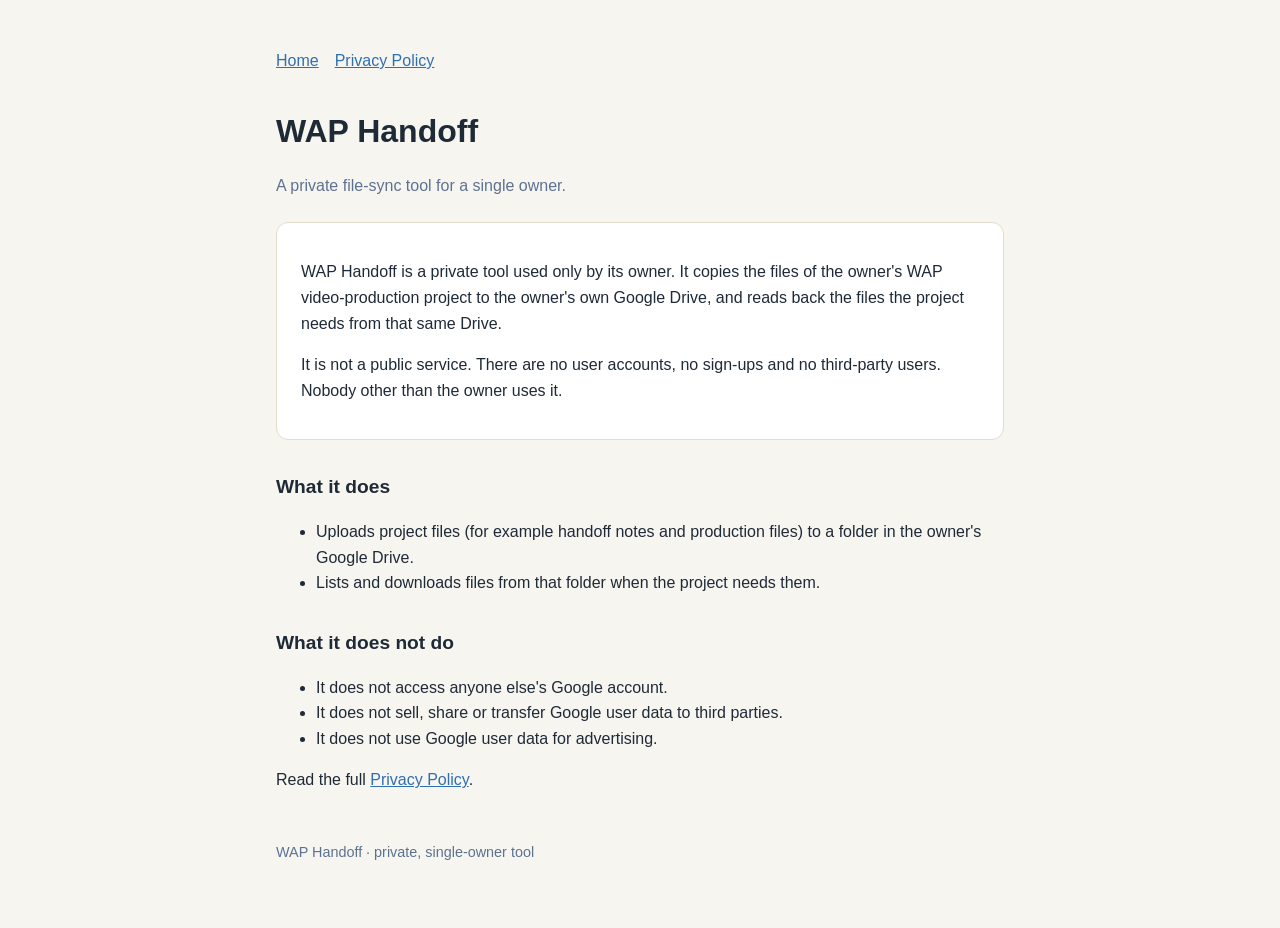
<file: index.html>
<!doctype html>
<html lang="en">
<head>
<meta charset="utf-8">
<meta name="viewport" content="width=device-width, initial-scale=1">
<title>WAP Handoff</title>
<meta name="description" content="WAP Handoff is a private, single-owner tool that syncs the owner's WAP project files with the owner's own Google Drive.">
<link rel="stylesheet" href="style.css">
</head>
<body>
<main>
<nav><a href="./">Home</a><a href="privacy.html">Privacy Policy</a></nav>
<h1>WAP Handoff</h1>
<p class="muted">A private file-sync tool for a single owner.</p>
<div class="card">
<p>WAP Handoff is a private tool used only by its owner. It copies the files of the owner's WAP video-production project to the owner's own Google Drive, and reads back the files the project needs from that same Drive.</p>
<p>It is not a public service. There are no user accounts, no sign-ups and no third-party users. Nobody other than the owner uses it.</p>
</div>
<h2>What it does</h2>
<ul>
<li>Uploads project files (for example handoff notes and production files) to a folder in the owner's Google Drive.</li>
<li>Lists and downloads files from that folder when the project needs them.</li>
</ul>
<h2>What it does not do</h2>
<ul>
<li>It does not access anyone else's Google account.</li>
<li>It does not sell, share or transfer Google user data to third parties.</li>
<li>It does not use Google user data for advertising.</li>
</ul>
<p>Read the full <a href="privacy.html">Privacy Policy</a>.</p>
<footer>WAP Handoff · private, single-owner tool</footer>
</main>
</body>
</html>
</file>
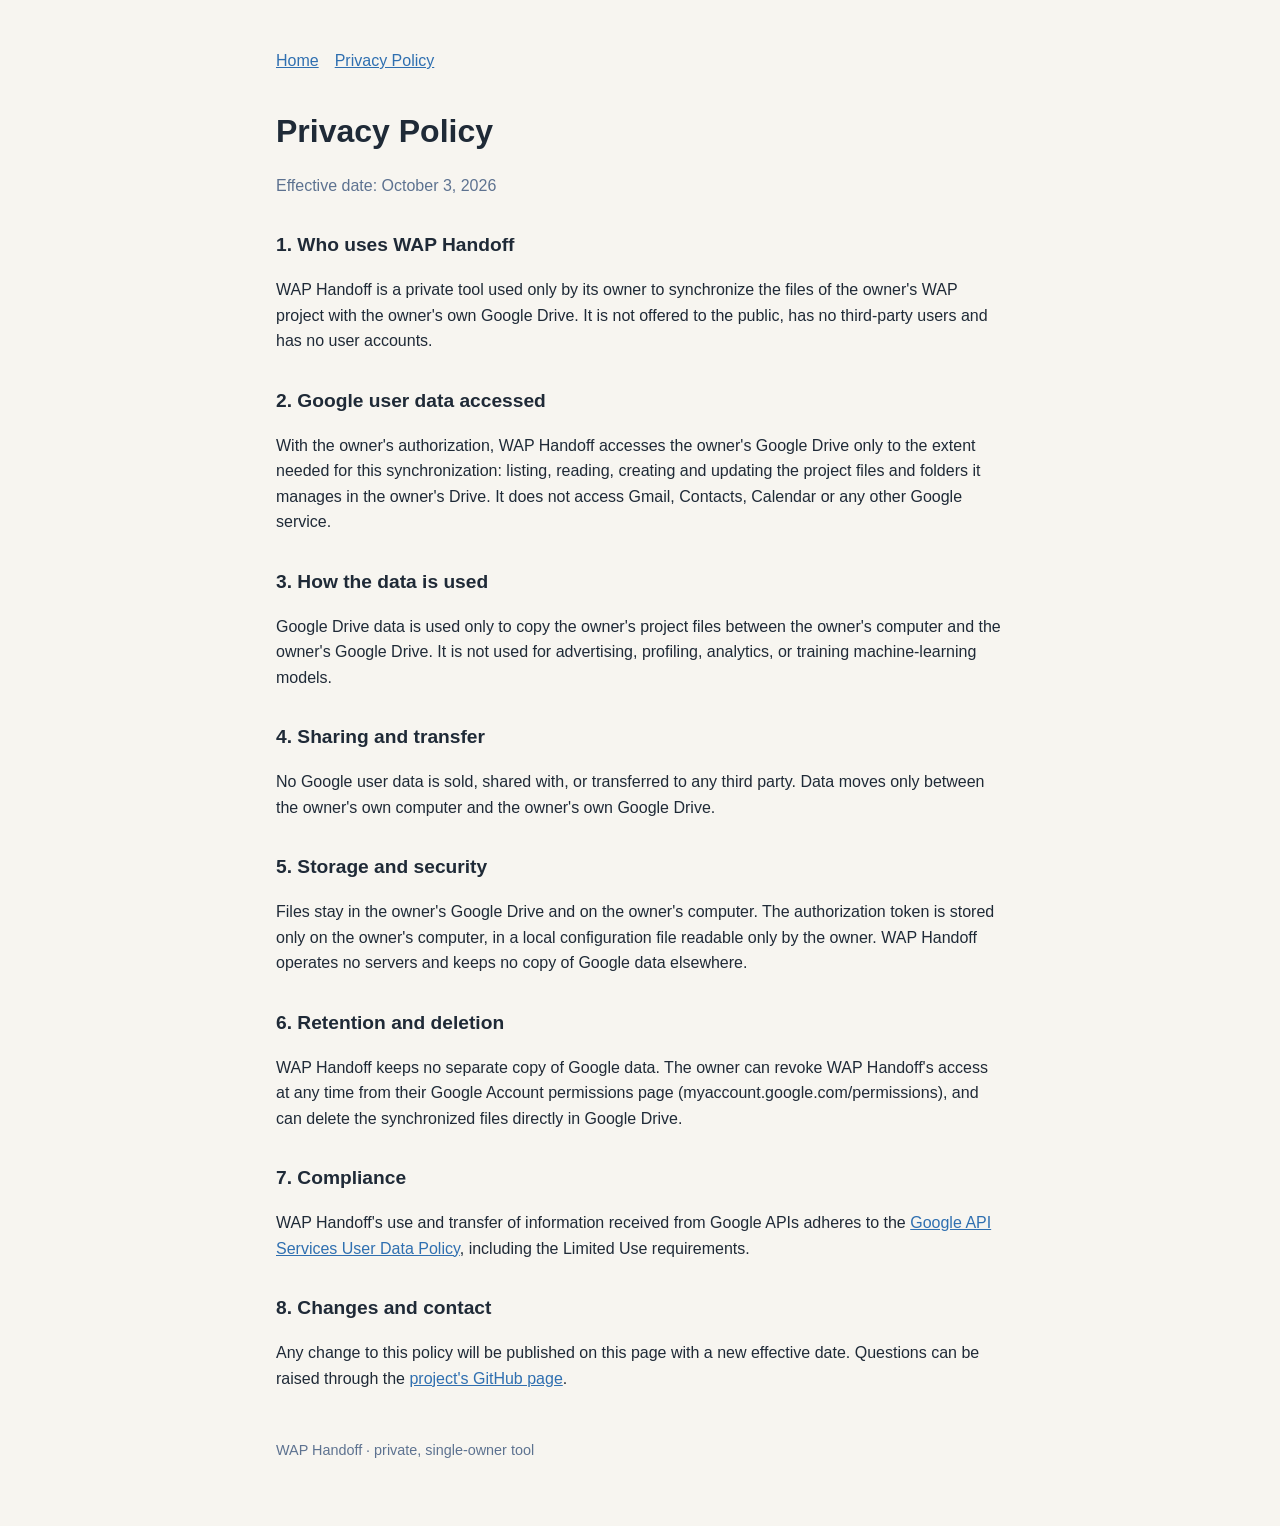
<file: privacy.html>
<!doctype html>
<html lang="en">
<head>
<meta charset="utf-8">
<meta name="viewport" content="width=device-width, initial-scale=1">
<title>WAP Handoff Privacy Policy</title>
<meta name="description" content="Privacy Policy for WAP Handoff, a private single-owner Google Drive sync tool.">
<link rel="stylesheet" href="style.css">
</head>
<body>
<main>
<nav><a href="./">Home</a><a href="privacy.html">Privacy Policy</a></nav>
<h1>Privacy Policy</h1>
<p class="muted">Effective date: October 3, 2026</p>

<h2>1. Who uses WAP Handoff</h2>
<p>WAP Handoff is a private tool used only by its owner to synchronize the files of the owner's WAP project with the owner's own Google Drive. It is not offered to the public, has no third-party users and has no user accounts.</p>

<h2>2. Google user data accessed</h2>
<p>With the owner's authorization, WAP Handoff accesses the owner's Google Drive only to the extent needed for this synchronization: listing, reading, creating and updating the project files and folders it manages in the owner's Drive. It does not access Gmail, Contacts, Calendar or any other Google service.</p>

<h2>3. How the data is used</h2>
<p>Google Drive data is used only to copy the owner's project files between the owner's computer and the owner's Google Drive. It is not used for advertising, profiling, analytics, or training machine-learning models.</p>

<h2>4. Sharing and transfer</h2>
<p>No Google user data is sold, shared with, or transferred to any third party. Data moves only between the owner's own computer and the owner's own Google Drive.</p>

<h2>5. Storage and security</h2>
<p>Files stay in the owner's Google Drive and on the owner's computer. The authorization token is stored only on the owner's computer, in a local configuration file readable only by the owner. WAP Handoff operates no servers and keeps no copy of Google data elsewhere.</p>

<h2>6. Retention and deletion</h2>
<p>WAP Handoff keeps no separate copy of Google data. The owner can revoke WAP Handoff's access at any time from their Google Account permissions page (myaccount.google.com/permissions), and can delete the synchronized files directly in Google Drive.</p>

<h2>7. Compliance</h2>
<p>WAP Handoff's use and transfer of information received from Google APIs adheres to the <a href="https://developers.google.com/terms/api-services-user-data-policy">Google API Services User Data Policy</a>, including the Limited Use requirements.</p>

<h2>8. Changes and contact</h2>
<p>Any change to this policy will be published on this page with a new effective date. Questions can be raised through the <a href="https://github.com/goldsilverbanks-byte/wap-handoff/issues">project's GitHub page</a>.</p>

<footer>WAP Handoff · private, single-owner tool</footer>
</main>
</body>
</html>
</file>
<file: style.css>
:root{--bg:#f7f5f0;--fg:#1f2a37;--muted:#5d7290;--card:#ffffff;--line:#e3dccb}
@media (prefers-color-scheme:dark){:root{--bg:#141a22;--fg:#e8edf3;--muted:#9fb0c6;--card:#1c2430;--line:#2c3746}}
*{box-sizing:border-box}body{margin:0;background:var(--bg);color:var(--fg);font:16px/1.6 -apple-system,BlinkMacSystemFont,"Segoe UI",Roboto,Helvetica,Arial,sans-serif}
main{max-width:760px;margin:0 auto;padding:48px 16px 64px}h1{font-size:2rem;margin:0 0 8px}h2{font-size:1.2rem;margin:32px 0 8px}
p,li{color:var(--fg)}.muted{color:var(--muted)}.card{background:var(--card);border:1px solid var(--line);border-radius:12px;padding:20px 24px;margin:24px 0}
a{color:#2f6fb0}nav{display:flex;gap:16px;margin-bottom:32px}footer{margin-top:48px;font-size:.9rem;color:var(--muted)}
</file>
